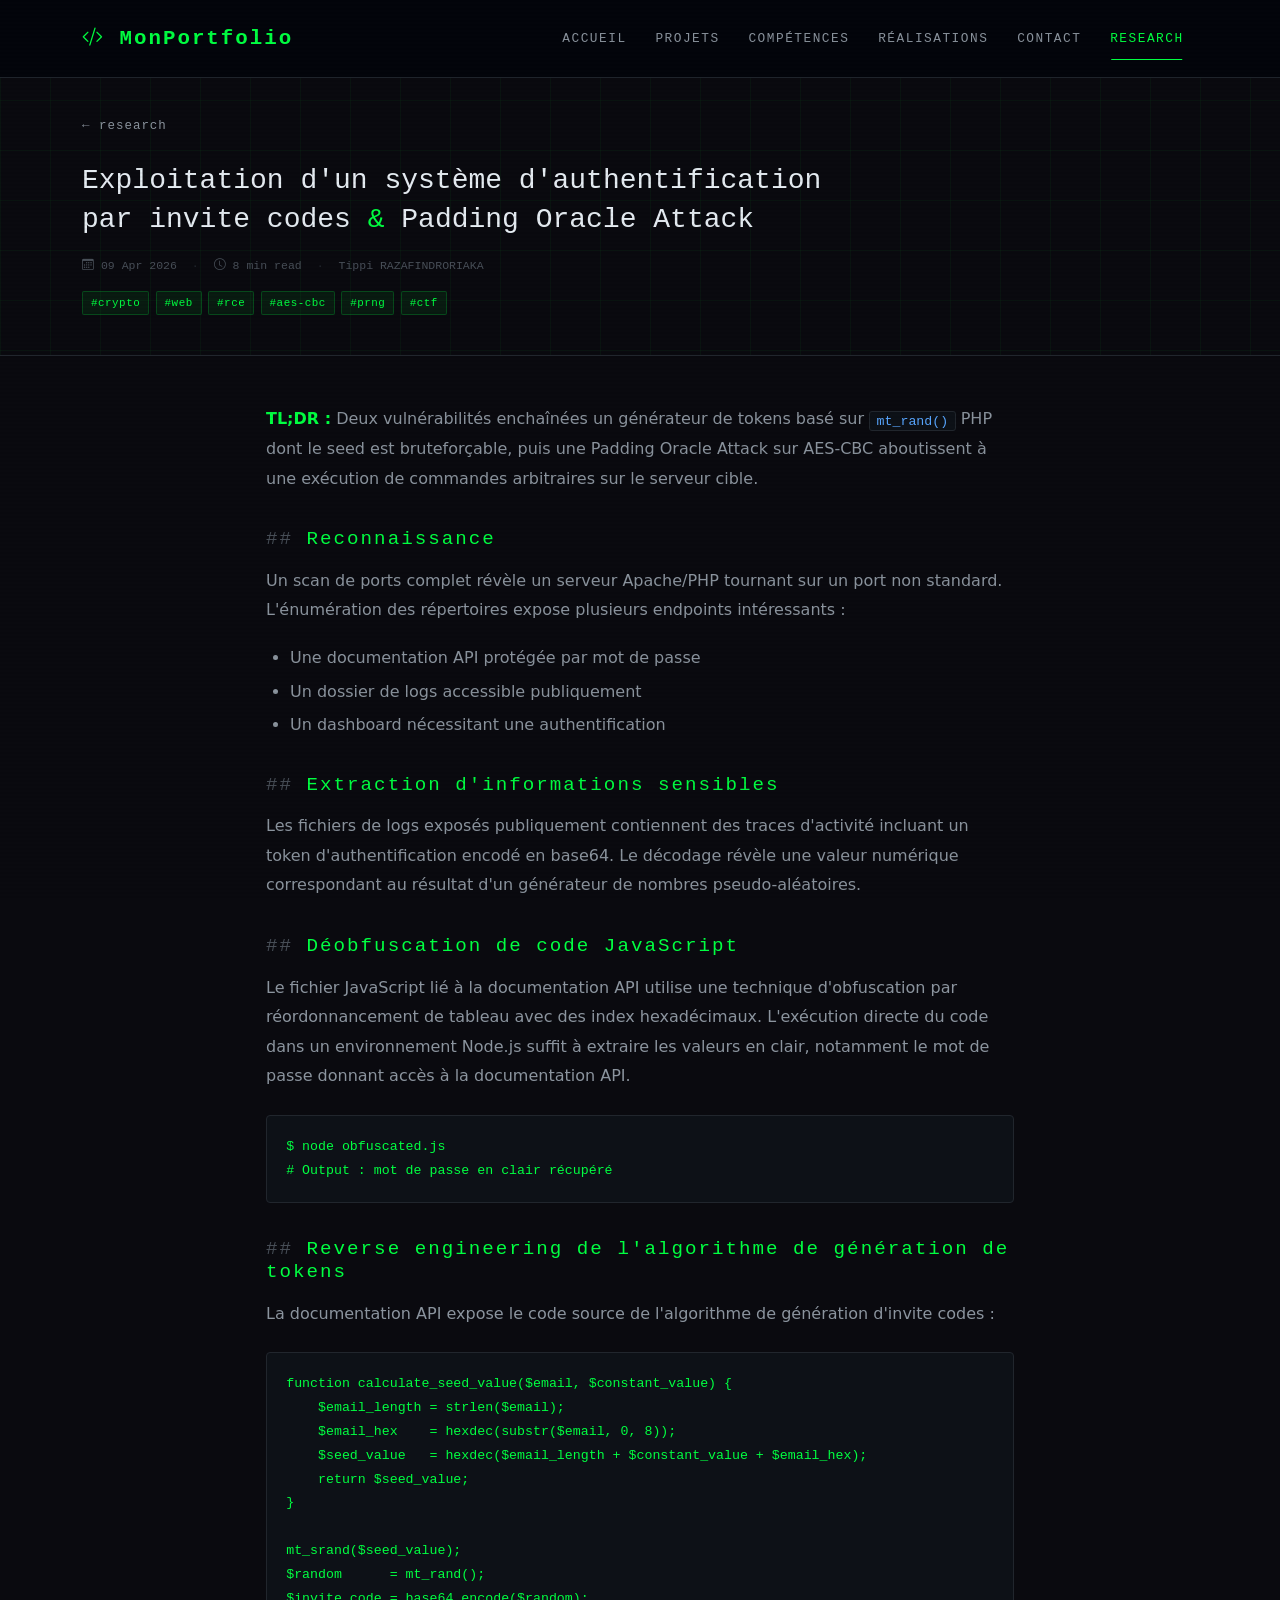
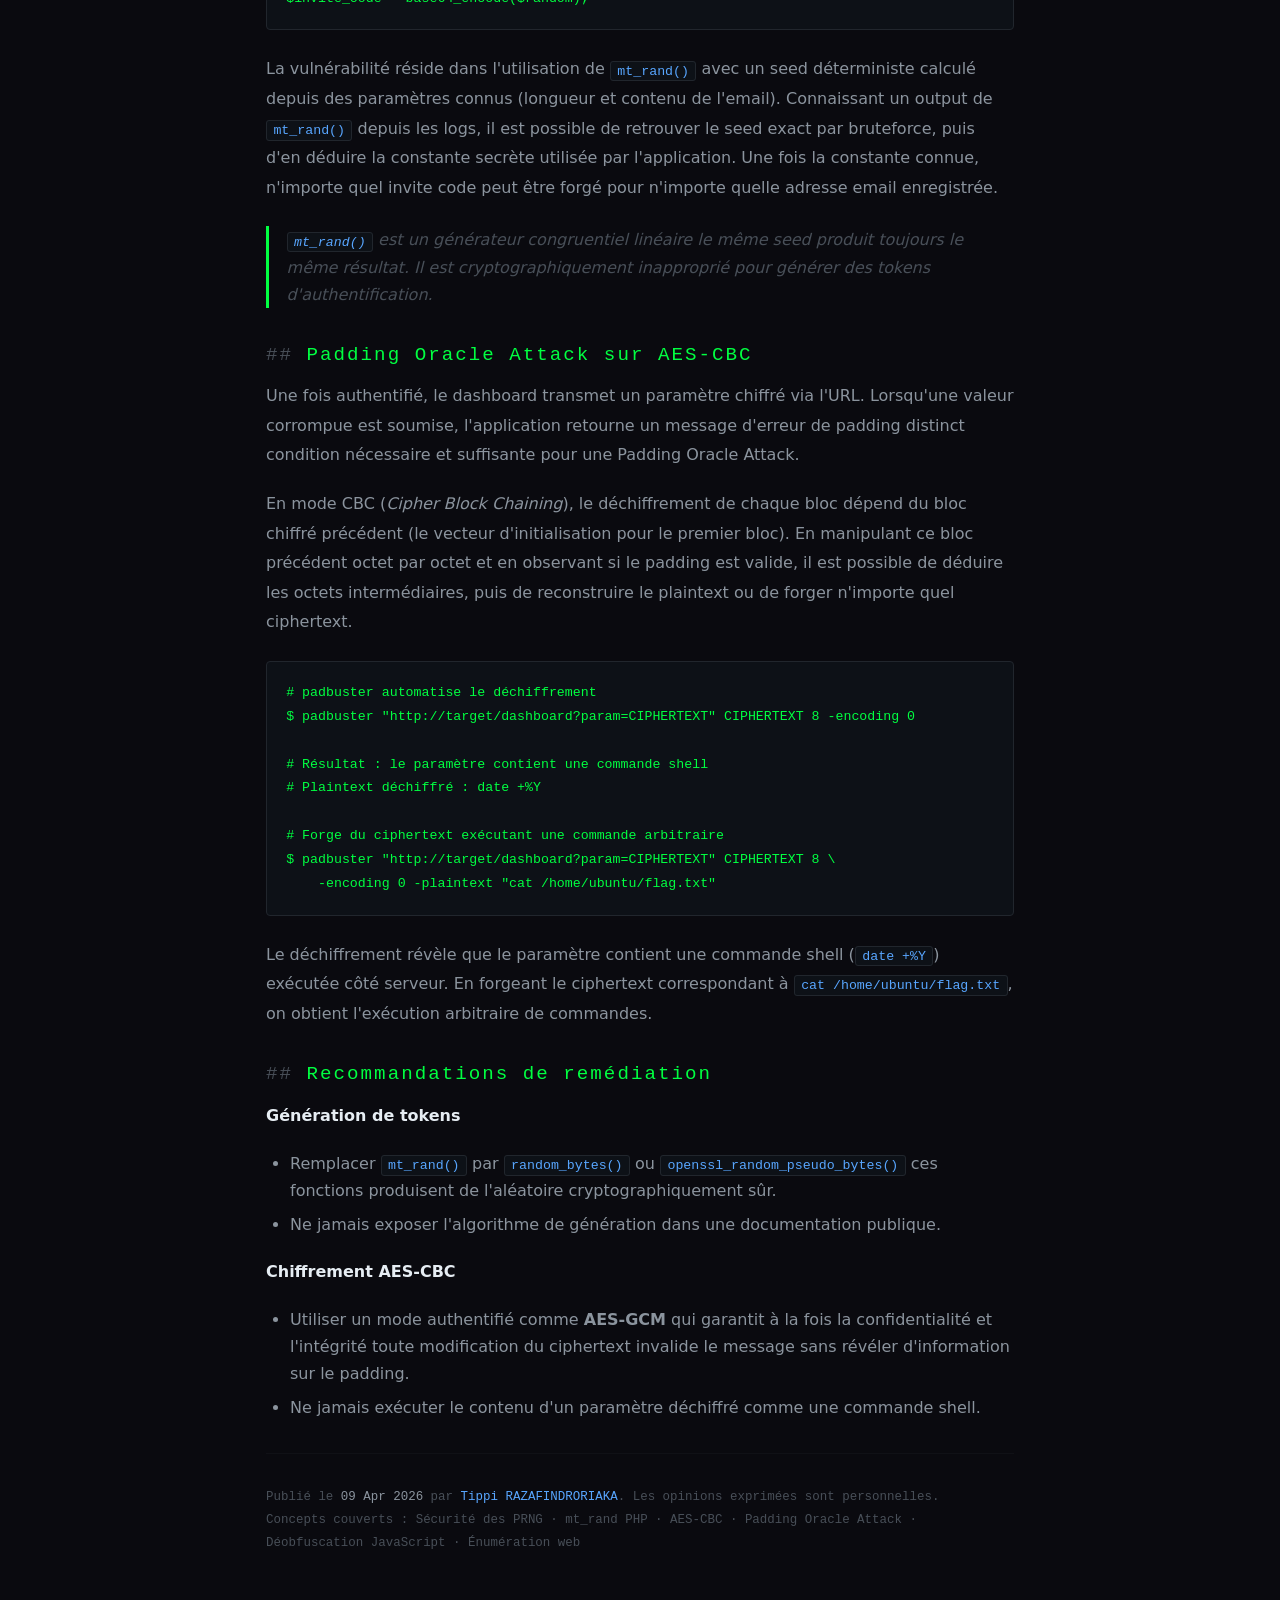
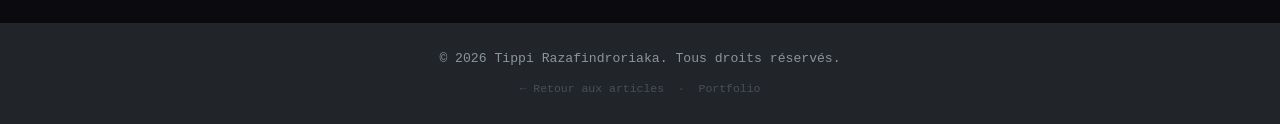
<file: article-placeholder.html>
<!DOCTYPE html>
<html lang="fr">
<head>
    <meta charset="UTF-8">
    <meta name="viewport" content="width=device-width, initial-scale=1.0">
    <meta name="description" content="Exploitation d'un système d'authentification par invite codes et Padding Oracle Attack Tippi RAZAFINDRORIAKA">
    <title>Invite Codes &amp; Padding Oracle Attack Tippi RAZAFINDRORIAKA</title>

    <!-- Bootstrap CSS -->
    <link href="https://cdn.jsdelivr.net/npm/bootstrap@5.3.2/dist/css/bootstrap.min.css" rel="stylesheet">

    <!-- Bootstrap Icons -->
    <link rel="stylesheet" href="https://cdn.jsdelivr.net/npm/bootstrap-icons@1.11.1/font/bootstrap-icons.css">

    <!-- Custom CSS -->
    <link rel="stylesheet" href="css/style.css?v=2">
</head>
<body>

    <!-- Navigation -->
    <nav class="navbar navbar-expand-lg navbar-dark bg-dark fixed-top">
        <div class="container">
            <a class="navbar-brand" href="index.html">
                <i class="bi bi-code-slash"></i> MonPortfolio
            </a>

            <button class="navbar-toggler" type="button" data-bs-toggle="collapse" data-bs-target="#navbarNav">
                <span class="navbar-toggler-icon"></span>
            </button>

            <div class="collapse navbar-collapse" id="navbarNav">
                <ul class="navbar-nav ms-auto">
                    <li class="nav-item">
                        <a class="nav-link" href="index.html#accueil">Accueil</a>
                    </li>
                    <li class="nav-item">
                        <a class="nav-link" href="index.html#projets">Projets</a>
                    </li>
                    <li class="nav-item">
                        <a class="nav-link" href="index.html#competences">Compétences</a>
                    </li>
                    <li class="nav-item">
                        <a class="nav-link" href="index.html#realisations">Réalisations</a>
                    </li>
                    <li class="nav-item">
                        <a class="nav-link" href="index.html#contact">Contact</a>
                    </li>
                    <li class="nav-item">
                        <a class="nav-link active" href="research.html">Research</a>
                    </li>
                </ul>
            </div>
        </div>
    </nav>

    <!-- Article Header -->
    <header class="article-page-header">
        <div class="container">
            <a href="research.html" class="back-link d-inline-block mb-4">research</a>

            <!-- ════════════════════════════════════════════════
                 MODIFIEZ : titre, date, tags, temps de lecture
                 ════════════════════════════════════════════════ -->
            <h1 style="font-family: var(--font-mono); font-size: clamp(1.2rem, 2.8vw, 1.75rem); color: var(--text-primary); line-height: 1.4;">
                Exploitation d'un système d'authentification<br>
                par invite codes <span style="color: var(--accent-green);">&amp;</span> Padding Oracle Attack
            </h1>

            <div class="article-meta mt-3">
                <span><i class="bi bi-calendar3"></i> 09 Apr 2026</span>
                <span class="sep">·</span>
                <span><i class="bi bi-clock"></i> 8 min read</span>
                <span class="sep">·</span>
                <span>Tippi RAZAFINDRORIAKA</span>
            </div>

            <div class="article-tags mt-3">
                <span class="tag">#crypto</span>
                <span class="tag">#web</span>
                <span class="tag">#rce</span>
                <span class="tag">#aes-cbc</span>
                <span class="tag">#prng</span>
                <span class="tag">#ctf</span>
            </div>
        </div>
    </header>

    <!-- Article Body -->
    <main style="background-color: var(--bg-primary);">
        <div class="container">
            <article class="article-content">

                <p>
                    <strong style="color: var(--accent-green);">TL;DR :</strong>
                    Deux vulnérabilités enchaînées un générateur de tokens basé sur <code>mt_rand()</code> PHP
                    dont le seed est bruteforçable, puis une Padding Oracle Attack sur AES-CBC
                    aboutissent à une exécution de commandes arbitraires sur le serveur cible.
                </p>

                <h2>Reconnaissance</h2>
                <p>
                    Un scan de ports complet révèle un serveur Apache/PHP tournant sur un port non standard.
                    L'énumération des répertoires expose plusieurs endpoints intéressants :
                </p>
                <ul>
                    <li>Une documentation API protégée par mot de passe</li>
                    <li>Un dossier de logs accessible publiquement</li>
                    <li>Un dashboard nécessitant une authentification</li>
                </ul>

                <h2>Extraction d'informations sensibles</h2>
                <p>
                    Les fichiers de logs exposés publiquement contiennent des traces d'activité incluant
                    un token d'authentification encodé en base64. Le décodage révèle une valeur numérique
                    correspondant au résultat d'un générateur de nombres pseudo-aléatoires.
                </p>

                <h2>Déobfuscation de code JavaScript</h2>
                <p>
                    Le fichier JavaScript lié à la documentation API utilise une technique d'obfuscation
                    par réordonnancement de tableau avec des index hexadécimaux. L'exécution directe
                    du code dans un environnement Node.js suffit à extraire les valeurs en clair,
                    notamment le mot de passe donnant accès à la documentation API.
                </p>
                <pre><code>$ node obfuscated.js
# Output : mot de passe en clair récupéré</code></pre>

                <h2>Reverse engineering de l'algorithme de génération de tokens</h2>
                <p>
                    La documentation API expose le code source de l'algorithme de génération d'invite codes :
                </p>
                <pre><code class="language-php">function calculate_seed_value($email, $constant_value) {
    $email_length = strlen($email);
    $email_hex    = hexdec(substr($email, 0, 8));
    $seed_value   = hexdec($email_length + $constant_value + $email_hex);
    return $seed_value;
}

mt_srand($seed_value);
$random      = mt_rand();
$invite_code = base64_encode($random);</code></pre>
                <p>
                    La vulnérabilité réside dans l'utilisation de <code>mt_rand()</code> avec un seed déterministe
                    calculé depuis des paramètres connus (longueur et contenu de l'email).
                    Connaissant un output de <code>mt_rand()</code> depuis les logs, il est possible de retrouver
                    le seed exact par bruteforce, puis d'en déduire la constante secrète utilisée par l'application.
                    Une fois la constante connue, n'importe quel invite code peut être forgé pour n'importe quelle
                    adresse email enregistrée.
                </p>
                <blockquote>
                    <code>mt_rand()</code> est un générateur congruentiel linéaire le même seed produit toujours
                    le même résultat. Il est cryptographiquement inapproprié pour générer des tokens d'authentification.
                </blockquote>

                <h2>Padding Oracle Attack sur AES-CBC</h2>
                <p>
                    Une fois authentifié, le dashboard transmet un paramètre chiffré via l'URL. Lorsqu'une valeur
                    corrompue est soumise, l'application retourne un message d'erreur de padding distinct
                    condition nécessaire et suffisante pour une Padding Oracle Attack.
                </p>
                <p>
                    En mode CBC (<em>Cipher Block Chaining</em>), le déchiffrement de chaque bloc dépend du bloc chiffré
                    précédent (le vecteur d'initialisation pour le premier bloc). En manipulant ce bloc précédent
                    octet par octet et en observant si le padding est valide, il est possible de déduire les octets
                    intermédiaires, puis de reconstruire le plaintext ou de forger n'importe quel ciphertext.
                </p>
                <pre><code># padbuster automatise le déchiffrement
$ padbuster "http://target/dashboard?param=CIPHERTEXT" CIPHERTEXT 8 -encoding 0

# Résultat : le paramètre contient une commande shell
# Plaintext déchiffré : date +%Y

# Forge du ciphertext exécutant une commande arbitraire
$ padbuster "http://target/dashboard?param=CIPHERTEXT" CIPHERTEXT 8 \
    -encoding 0 -plaintext "cat /home/ubuntu/flag.txt"</code></pre>
                <p>
                    Le déchiffrement révèle que le paramètre contient une commande shell (<code>date +%Y</code>)
                    exécutée côté serveur. En forgeant le ciphertext correspondant à
                    <code>cat /home/ubuntu/flag.txt</code>, on obtient l'exécution arbitraire de commandes.
                </p>

                <h2>Recommandations de remédiation</h2>
                <p><strong style="color: var(--text-primary);">Génération de tokens</strong></p>
                <ul>
                    <li>
                        Remplacer <code>mt_rand()</code> par <code>random_bytes()</code> ou
                        <code>openssl_random_pseudo_bytes()</code> ces fonctions produisent de l'aléatoire
                        cryptographiquement sûr.
                    </li>
                    <li>Ne jamais exposer l'algorithme de génération dans une documentation publique.</li>
                </ul>
                <p><strong style="color: var(--text-primary);">Chiffrement AES-CBC</strong></p>
                <ul>
                    <li>
                        Utiliser un mode authentifié comme <strong>AES-GCM</strong> qui garantit à la fois la
                        confidentialité et l'intégrité toute modification du ciphertext invalide le message
                        sans révéler d'information sur le padding.
                    </li>
                    <li>Ne jamais exécuter le contenu d'un paramètre déchiffré comme une commande shell.</li>
                </ul>

                <hr>

                <p style="font-family: var(--font-mono); font-size: 0.78rem; color: var(--text-muted);">
                    Publié le <span style="color: var(--text-secondary);">09 Apr 2026</span>
                    par <a href="index.html">Tippi RAZAFINDRORIAKA</a>.
                    Les opinions exprimées sont personnelles.<br>
                    <span style="color: var(--text-muted);">Concepts couverts :</span>
                    Sécurité des PRNG · mt_rand PHP · AES-CBC · Padding Oracle Attack ·
                    Déobfuscation JavaScript · Énumération web
                </p>

            </article>
        </div>
    </main>

    <!-- Footer -->
    <footer class="bg-dark text-white py-4">
        <div class="container text-center">
            <p class="mb-2">&copy; 2026 Tippi Razafindroriaka. Tous droits réservés.</p>
            <p class="mb-0">
                <small>
                    <a href="research.html" style="color: var(--text-muted); text-decoration: none;">← Retour aux articles</a>
                    &nbsp;·&nbsp;
                    <a href="index.html" style="color: var(--text-muted); text-decoration: none;">Portfolio</a>
                </small>
            </p>
        </div>
    </footer>

    <!-- Bootstrap JS -->
    <script src="https://cdn.jsdelivr.net/npm/bootstrap@5.3.2/dist/js/bootstrap.bundle.min.js"></script>

    <script>
        const navbar = document.querySelector('.navbar');
        window.addEventListener('scroll', () => {
            navbar.style.boxShadow = window.pageYOffset > 50
                ? '0 4px 20px rgba(0,0,0,0.5)'
                : 'none';
        });
    </script>
</body>
</html>
</file>
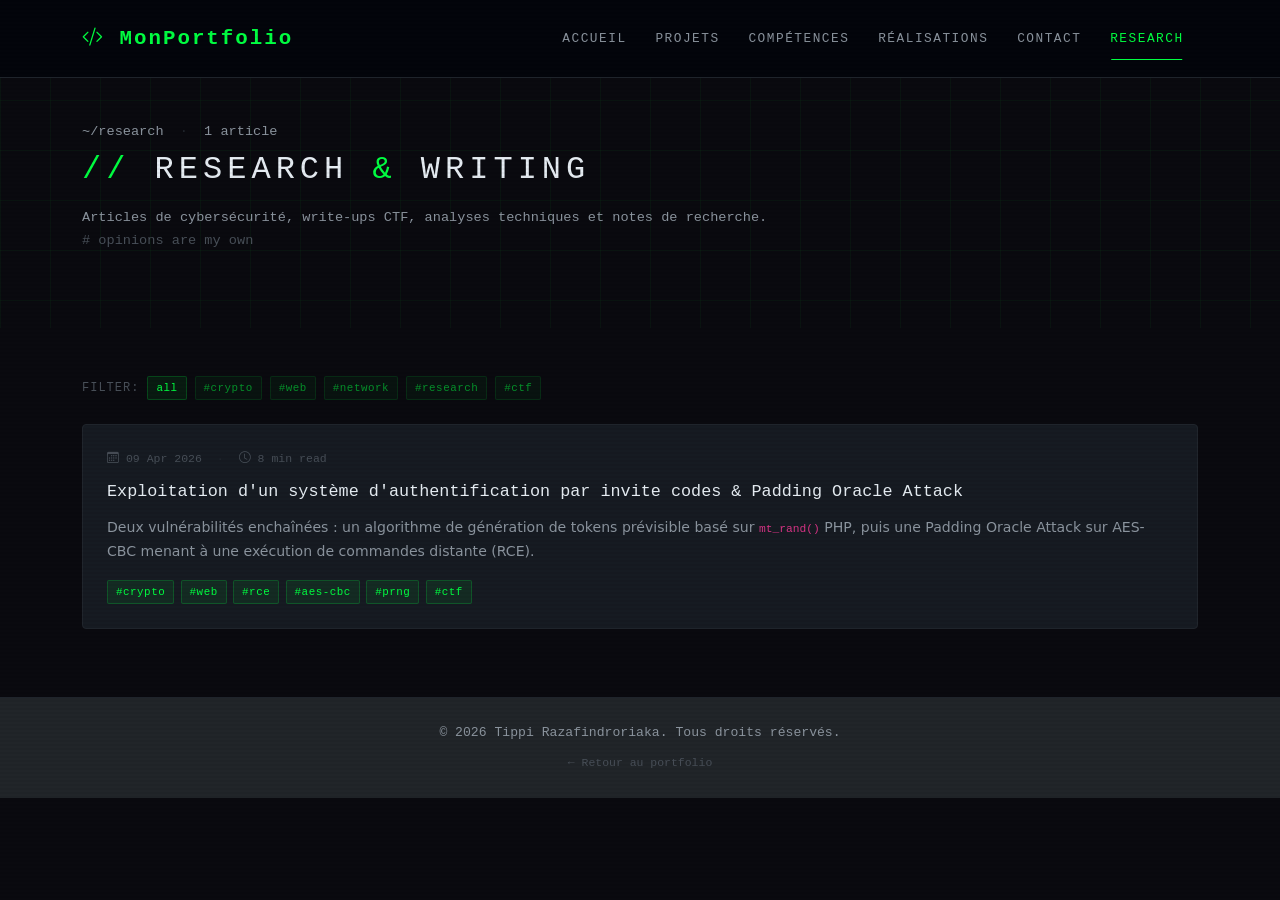
<file: research.html>
<!DOCTYPE html>
<html lang="fr">
<head>
    <meta charset="UTF-8">
    <meta name="viewport" content="width=device-width, initial-scale=1.0">
    <meta name="description" content="Research & Writing — Tippi RAZAFINDRORIAKA. Articles de cybersécurité, recherches et write-ups.">
    <title>Research — Tippi RAZAFINDRORIAKA</title>

    <!-- Bootstrap CSS -->
    <link href="https://cdn.jsdelivr.net/npm/bootstrap@5.3.2/dist/css/bootstrap.min.css" rel="stylesheet">

    <!-- Bootstrap Icons -->
    <link rel="stylesheet" href="https://cdn.jsdelivr.net/npm/bootstrap-icons@1.11.1/font/bootstrap-icons.css">

    <!-- Custom CSS -->
    <link rel="stylesheet" href="css/style.css?v=2">
</head>
<body>

    <!-- Navigation -->
    <nav class="navbar navbar-expand-lg navbar-dark bg-dark fixed-top">
        <div class="container">
            <a class="navbar-brand" href="index.html">
                <i class="bi bi-code-slash"></i> MonPortfolio
            </a>

            <button class="navbar-toggler" type="button" data-bs-toggle="collapse" data-bs-target="#navbarNav">
                <span class="navbar-toggler-icon"></span>
            </button>

            <div class="collapse navbar-collapse" id="navbarNav">
                <ul class="navbar-nav ms-auto">
                    <li class="nav-item">
                        <a class="nav-link" href="index.html#accueil">Accueil</a>
                    </li>
                    <li class="nav-item">
                        <a class="nav-link" href="index.html#projets">Projets</a>
                    </li>
                    <li class="nav-item">
                        <a class="nav-link" href="index.html#competences">Compétences</a>
                    </li>
                    <li class="nav-item">
                        <a class="nav-link" href="index.html#realisations">Réalisations</a>
                    </li>
                    <li class="nav-item">
                        <a class="nav-link" href="index.html#contact">Contact</a>
                    </li>
                    <li class="nav-item">
                        <a class="nav-link active" href="research.html">Research</a>
                    </li>
                </ul>
            </div>
        </div>
    </nav>

    <!-- Research Header -->
    <header class="research-header">
        <div class="container">
            <p class="article-meta mb-2">
                <span>~/research</span>
                <span class="sep">·</span>
                <span id="article-count">1 article</span>
            </p>
            <h1>
                <span class="hl">//</span> Research <span class="hl">&amp;</span> Writing
            </h1>
            <p class="mt-3">
                Articles de cybersécurité, write-ups CTF, analyses techniques et notes de recherche.<br>
                <span style="color: var(--text-muted);"># opinions are my own</span>
            </p>
        </div>
    </header>

    <!-- Article List -->
    <main class="py-5" style="background-color: var(--bg-primary);">
        <div class="container">

            <!-- Filter tags -->
            <div class="mb-4 d-flex flex-wrap gap-2 align-items-center">
                <span style="font-family: var(--font-mono); font-size: 0.75rem; color: var(--text-muted); text-transform: uppercase; letter-spacing: 1px;">Filter:</span>
                <span class="tag" style="cursor:pointer;">all</span>
                <span class="tag" style="cursor:pointer; opacity:0.55;">#crypto</span>
                <span class="tag" style="cursor:pointer; opacity:0.55;">#web</span>
                <span class="tag" style="cursor:pointer; opacity:0.55;">#network</span>
                <span class="tag" style="cursor:pointer; opacity:0.55;">#research</span>
                <span class="tag" style="cursor:pointer; opacity:0.55;">#ctf</span>
            </div>

            <!-- ─── ARTICLES ──────────────────────────────────────── -->

            <a href="article-placeholder.html" class="article-card">
                <div class="article-meta">
                    <span><i class="bi bi-calendar3"></i> 09 Apr 2026</span>
                    <span class="sep">·</span>
                    <span><i class="bi bi-clock"></i> 8 min read</span>
                </div>
                <div class="article-title">
                    Exploitation d'un système d'authentification par invite codes &amp; Padding Oracle Attack
                </div>
                <div class="article-description">
                    Deux vulnérabilités enchaînées : un algorithme de génération de tokens prévisible basé sur
                    <code style="font-size:0.8em;">mt_rand()</code> PHP, puis une Padding Oracle Attack sur
                    AES-CBC menant à une exécution de commandes distante (RCE).
                </div>
                <div class="article-tags">
                    <span class="tag">#crypto</span>
                    <span class="tag">#web</span>
                    <span class="tag">#rce</span>
                    <span class="tag">#aes-cbc</span>
                    <span class="tag">#prng</span>
                    <span class="tag">#ctf</span>
                </div>
            </a>

            <!-- ─── FIN ARTICLES ──────────────────────────────────── -->

            <!-- Empty state (hidden when articles exist) -->
            <div class="text-center py-5" id="empty-state" style="display:none !important;">
                <p style="font-family: var(--font-mono); color: var(--text-muted); font-size: 0.85rem;">
                    <span style="color: var(--accent-green);">$</span> ls ./articles/<br>
                    <span style="color: var(--text-muted);">total 0</span>
                </p>
                <p style="color: var(--text-muted); font-size: 0.85rem; margin-top: 1rem;">Aucun article pour l'instant. Revenez bientôt.</p>
            </div>

        </div>
    </main>

    <!-- Footer -->
    <footer class="bg-dark text-white py-4">
        <div class="container text-center">
            <p class="mb-2">&copy; 2026 Tippi Razafindroriaka. Tous droits réservés.</p>
            <p class="mb-0">
                <small>
                    <a href="index.html" style="color: var(--text-muted); text-decoration: none;">← Retour au portfolio</a>
                </small>
            </p>
        </div>
    </footer>

    <!-- Bootstrap JS -->
    <script src="https://cdn.jsdelivr.net/npm/bootstrap@5.3.2/dist/js/bootstrap.bundle.min.js"></script>

    <script>
        // Navbar scroll effect
        const navbar = document.querySelector('.navbar');
        window.addEventListener('scroll', () => {
            navbar.style.boxShadow = window.pageYOffset > 50
                ? '0 4px 20px rgba(0,0,0,0.5)'
                : 'none';
        });

        // Mobile menu close on link click
        document.querySelectorAll('.nav-link').forEach(link => {
            link.addEventListener('click', () => {
                const collapse = document.querySelector('.navbar-collapse');
                if (collapse.classList.contains('show')) {
                    new bootstrap.Collapse(collapse).hide();
                }
            });
        });
    </script>
</body>
</html>
</file>
<file: css/style.css>
/* =============================================================
   Portfolio - Tippi RAZAFINDRORIAKA
   Theme : Security Researcher / Terminal / Cybersecurity
   ============================================================= */

:root {
    --bg-primary:       #0a0a0f;
    --bg-secondary:     #0d1117;
    --bg-card:          #161b22;
    --bg-card-hover:    #1c2128;
    --accent-green:     #00ff41;
    --accent-green-dim: #00cc33;
    --accent-blue:      #58a6ff;
    --accent-red:       #f85149;
    --text-primary:     #e6edf3;
    --text-secondary:   #8b949e;
    --text-muted:       #484f58;
    --border-color:     #21262d;
    --border-accent:    rgba(0, 255, 65, 0.25);
    --font-mono:        'Courier New', Consolas, 'Fira Code', monospace;
    --font-body:        'Segoe UI', system-ui, -apple-system, sans-serif;
    --transition:       all 0.3s ease;
}

/* ── Reset & Base ──────────────────────────────────────────── */
* { margin: 0; padding: 0; box-sizing: border-box; }

html { scroll-behavior: smooth; }

body {
    font-family: var(--font-body);
    background-color: var(--bg-primary);
    color: var(--text-primary);
    line-height: 1.7;
}

/* Scanline overlay — subtle CRT effect */
body::after {
    content: '';
    position: fixed;
    inset: 0;
    background: repeating-linear-gradient(
        0deg,
        transparent,
        transparent 2px,
        rgba(0, 0, 0, 0.04) 2px,
        rgba(0, 0, 0, 0.04) 4px
    );
    pointer-events: none;
    z-index: 9999;
}

/* ── Typography ────────────────────────────────────────────── */
h1, h2, h3, h4, h5, h6 {
    font-family: var(--font-mono);
    color: var(--text-primary);
}

/* Bootstrap utility overrides */
.text-dark  { color: var(--accent-green) !important; }
.text-muted { color: var(--text-secondary) !important; }
.bg-light   { background-color: var(--bg-secondary) !important; }

/* ── Navigation ────────────────────────────────────────────── */
.navbar {
    padding: 1rem 0;
    background-color: rgba(4, 6, 12, 0.95) !important;
    border-bottom: 1px solid var(--border-color);
    backdrop-filter: blur(12px);
    transition: var(--transition);
}

.navbar-brand {
    font-family: var(--font-mono);
    font-weight: bold;
    font-size: 1.3rem;
    color: var(--accent-green) !important;
    letter-spacing: 2px;
    transition: var(--transition);
}

.navbar-brand:hover {
    text-shadow: 0 0 14px var(--accent-green);
}

.nav-link {
    font-family: var(--font-mono);
    font-size: 0.8rem;
    font-weight: 500;
    letter-spacing: 1.5px;
    color: var(--text-secondary) !important;
    margin: 0 0.4rem;
    text-transform: uppercase;
    transition: var(--transition);
    position: relative;
}

.nav-link:hover,
.nav-link.active {
    color: var(--accent-green) !important;
}

.nav-link::after {
    content: '';
    position: absolute;
    width: 0;
    height: 1px;
    bottom: -2px;
    left: 50%;
    background-color: var(--accent-green);
    transition: var(--transition);
    transform: translateX(-50%);
}

.nav-link:hover::after,
.nav-link.active::after {
    width: 80%;
}

.navbar-toggler {
    border-color: var(--border-accent);
}
.navbar-toggler-icon {
    filter: brightness(0) saturate(100%) invert(55%) sepia(90%)
            saturate(500%) hue-rotate(88deg) brightness(115%);
}

/* ── Hero Section ──────────────────────────────────────────── */
.hero-section {
    background-color: var(--bg-primary);
    color: var(--text-primary);
    padding-top: 80px;
    position: relative;
    overflow: hidden;
    min-height: 100vh;
}

/* Remove old wave SVG */
.hero-section::before { display: none; }

/* Animated grid background */
.hero-section::after {
    content: '';
    position: absolute;
    inset: 0;
    background-image:
        linear-gradient(rgba(0, 255, 65, 0.04) 1px, transparent 1px),
        linear-gradient(90deg, rgba(0, 255, 65, 0.04) 1px, transparent 1px);
    background-size: 50px 50px;
    pointer-events: none;
    z-index: 0;
}

.hero-section .container {
    position: relative;
    z-index: 2;
}

/* Canvas for particle network */
#particles-canvas {
    position: absolute;
    top: 0; left: 0;
    width: 100%; height: 100%;
    z-index: 1;
    pointer-events: none;
}

/* ── Glitch Effect ─────────────────────────────────────────── */
.glitch {
    position: relative;
    display: inline-block;
}

.glitch::before,
.glitch::after {
    content: attr(data-text);
    position: absolute;
    inset: 0;
    clip-path: polygon(0 0, 100% 0, 100% 35%, 0 35%);
}

.glitch::before {
    animation: glitch-top 4s infinite linear;
    color: var(--accent-green);
    left: -2px;
    text-shadow: -2px 0 var(--accent-blue);
}

.glitch::after {
    animation: glitch-bottom 4s infinite linear;
    color: var(--accent-blue);
    left: 2px;
    clip-path: polygon(0 65%, 100% 65%, 100% 100%, 0 100%);
    text-shadow: -2px 0 var(--accent-green);
}

@keyframes glitch-top {
    0%, 92%, 100% { transform: translate(0); opacity: 0; }
    93% { transform: translate(-3px, -1px); opacity: 0.8; }
    95% { transform: translate(3px, 1px);  opacity: 0.8; }
    97% { transform: translate(-1px, 0);   opacity: 0.5; }
}

@keyframes glitch-bottom {
    0%, 89%, 100% { transform: translate(0); opacity: 0; }
    90% { transform: translate(3px,  2px);  opacity: 0.7; }
    92% { transform: translate(-3px, -2px); opacity: 0.7; }
    94% { transform: translate(2px,  1px);  opacity: 0.4; }
}

/* Terminal cursor blink */
.terminal-cursor {
    display: inline-block;
    width: 10px;
    height: 1.1em;
    background: var(--accent-green);
    vertical-align: text-bottom;
    margin-left: 2px;
    animation: blink 1s step-end infinite;
}

@keyframes blink {
    0%, 100% { opacity: 1; }
    50%       { opacity: 0; }
}

/* Terminal command lead block */
.terminal-lead {
    font-family: var(--font-mono);
    font-size: 0.95rem;
    color: var(--accent-green);
    background: rgba(0, 255, 65, 0.05);
    border: 1px solid var(--border-accent);
    border-radius: 4px;
    padding: 0.7rem 1.1rem;
    margin-bottom: 1.5rem;
    display: inline-block;
}

.terminal-lead .prompt {
    color: var(--text-muted);
    user-select: none;
    margin-right: 0.5rem;
}

.hero-section .display-3 {
    font-family: var(--font-mono);
    font-size: clamp(1.6rem, 4vw, 2.6rem);
    line-height: 1.3;
}

.hero-section .lead {
    color: var(--text-secondary);
    font-size: 1rem;
}

.hero-section p.mb-4 {
    color: var(--text-secondary);
    font-size: 0.95rem;
}

/* ── Profile Image ─────────────────────────────────────────── */
.profile-image-container {
    position: relative;
    display: inline-block;
}

.profile-image {
    width: 280px;
    height: 280px;
    object-fit: cover;
    border: 2px solid var(--accent-green);
    border-radius: 50%;
    filter: grayscale(20%) contrast(1.05);
    transition: var(--transition);
    box-shadow: 0 0 30px rgba(0, 255, 65, 0.15);
}

.profile-image:hover {
    box-shadow: 0 0 50px rgba(0, 255, 65, 0.35);
    transform: scale(1.03);
    filter: grayscale(0%) contrast(1.1);
}

/* Pulsing ring around photo */
.profile-image-container::before {
    content: '';
    position: absolute;
    width: 310px;
    height: 310px;
    border: 1px solid rgba(0, 255, 65, 0.25);
    border-radius: 50%;
    top: 50%;
    left: 50%;
    transform: translate(-50%, -50%);
    animation: pulse 2.5s ease-in-out infinite;
}

@keyframes pulse {
    0%, 100% { transform: translate(-50%, -50%) scale(1);    opacity: 0.5; }
    50%       { transform: translate(-50%, -50%) scale(1.08); opacity: 0.1; }
}

/* ── Sections ──────────────────────────────────────────────── */
section { padding: 80px 0; }

section h2 {
    font-family: var(--font-mono);
    font-size: 1.5rem;
    font-weight: 700;
    letter-spacing: 4px;
    text-transform: uppercase;
    color: var(--text-primary);
    position: relative;
    padding-bottom: 14px;
    margin-bottom: 3rem !important;
}

section h2::after {
    content: '';
    position: absolute;
    width: 50px;
    height: 2px;
    background: var(--accent-green);
    bottom: 0;
    left: 50%;
    transform: translateX(-50%);
    box-shadow: 0 0 10px rgba(0, 255, 65, 0.6);
}

/* ── Buttons ───────────────────────────────────────────────── */
.btn-primary {
    background-color: transparent !important;
    border: 1px solid var(--accent-green) !important;
    color: var(--accent-green) !important;
    font-family: var(--font-mono);
    letter-spacing: 1.5px;
    font-size: 0.8rem;
    text-transform: uppercase;
    transition: var(--transition);
}
.btn-primary:hover {
    background-color: var(--accent-green) !important;
    color: var(--bg-primary) !important;
    box-shadow: 0 0 20px rgba(0, 255, 65, 0.35);
}

.btn-outline-light {
    border: 1px solid var(--text-muted) !important;
    color: var(--text-secondary) !important;
    font-family: var(--font-mono);
    letter-spacing: 1.5px;
    font-size: 0.8rem;
    text-transform: uppercase;
    background: transparent !important;
    transition: var(--transition);
}
.btn-outline-light:hover {
    background-color: var(--text-secondary) !important;
    color: var(--bg-primary) !important;
}

.btn-outline-primary {
    border: 1px solid var(--accent-green) !important;
    color: var(--accent-green) !important;
    background: transparent !important;
    font-family: var(--font-mono);
    font-size: 0.78rem;
    transition: var(--transition);
}
.btn-outline-primary:hover {
    background-color: var(--accent-green) !important;
    color: var(--bg-primary) !important;
}

.btn-dark {
    background-color: var(--bg-card) !important;
    border: 1px solid var(--border-color) !important;
    color: var(--text-primary) !important;
    font-family: var(--font-mono);
    transition: var(--transition);
}
.btn-dark:hover {
    border-color: var(--accent-green) !important;
    color: var(--accent-green) !important;
}

.btn-primary:focus,
.btn-outline-primary:focus,
.btn-dark:focus,
.btn-outline-light:focus {
    outline: 2px solid var(--accent-green);
    outline-offset: 2px;
    box-shadow: none !important;
}

/* ── Cards ─────────────────────────────────────────────────── */
.card {
    background-color: var(--bg-card) !important;
    border: 1px solid var(--border-color) !important;
    color: var(--text-primary) !important;
    transition: var(--transition);
}
.card:hover { transform: none; }
.card-title { color: var(--text-primary) !important; }
.card-text  { color: var(--text-secondary) !important; }

/* ── Project cards ─────────────────────────────────────────── */
.project-card {
    transition: transform 0.3s ease, box-shadow 0.3s ease, border-color 0.3s ease;
    border: 1px solid var(--border-color) !important;
    overflow: hidden;
}
.project-card:hover {
    transform: translateY(-6px);
    border-color: var(--border-accent) !important;
    box-shadow: 0 8px 30px rgba(0, 255, 65, 0.08) !important;
}

.carousel-inner img {
    height: 220px;
    object-fit: cover;
    filter: brightness(0.8) saturate(0.6);
    transition: filter 0.3s ease;
}
.project-card:hover .carousel-inner img {
    filter: brightness(0.95) saturate(1);
}

.carousel-item { transition: transform 0.6s ease-in-out; }
.carousel-fade .carousel-item       { opacity: 0; transition: opacity 0.6s ease-in-out; }
.carousel-fade .carousel-item.active{ opacity: 1; }

/* ── Badges ────────────────────────────────────────────────── */
.badge {
    font-family: var(--font-mono) !important;
    font-size: 0.68rem !important;
    letter-spacing: 0.5px;
    padding: 0.35rem 0.65rem !important;
}
.badge.bg-primary   { background-color: rgba(88, 166, 255, 0.15) !important; border: 1px solid rgba(88, 166, 255, 0.3); color: var(--accent-blue) !important; }
.badge.bg-secondary { background-color: var(--bg-secondary) !important; border: 1px solid var(--border-color); color: var(--text-secondary) !important; }
.badge.bg-success   { background-color: rgba(0, 255, 65, 0.12) !important;  border: 1px solid rgba(0, 255, 65, 0.3); color: var(--accent-green) !important; }
.badge.bg-warning   { background-color: rgba(210, 153, 34, 0.12) !important; border: 1px solid rgba(210, 153, 34, 0.3); color: #d29922 !important; }
.badge.bg-danger    { background-color: rgba(248, 81, 73, 0.12) !important;  border: 1px solid rgba(248, 81, 73, 0.3); color: var(--accent-red) !important; }
.badge.bg-info      { background-color: rgba(88, 166, 255, 0.1) !important;  border: 1px solid rgba(88, 166, 255, 0.2); color: var(--accent-blue) !important; }
.badge.bg-dark      { background-color: var(--bg-secondary) !important; border: 1px solid var(--border-color); color: var(--text-primary) !important; }
.badge.bg-light     { background-color: var(--bg-card) !important; color: var(--text-primary) !important; }

/* ── Progress bars ─────────────────────────────────────────── */
.progress {
    background-color: var(--bg-secondary) !important;
    border: 1px solid var(--border-color);
    height: 5px !important;
    border-radius: 2px;
}
.progress-bar {
    background-color: var(--accent-green) !important;
    box-shadow: 0 0 6px rgba(0, 255, 65, 0.5);
}
.progress-bar.bg-warning { background-color: #d29922 !important; box-shadow: 0 0 6px rgba(210,153,34,0.4); }
.progress-bar.bg-info    { background-color: var(--accent-blue) !important; box-shadow: 0 0 6px rgba(88,166,255,0.4); }
.progress-bar.bg-primary { background-color: var(--accent-blue) !important; }
.progress-bar.bg-success { background-color: var(--accent-green) !important; }
.progress-bar.bg-danger  { background-color: var(--accent-red) !important; }

/* ── Alerts (Réalisations) ─────────────────────────────────── */
.alert {
    border-left: 3px solid;
    border-radius: 4px;
    background-color: transparent;
}
.alert-success {
    border-left-color: var(--accent-green) !important;
    background-color: rgba(0, 255, 65, 0.05) !important;
    border-color: var(--border-accent) !important;
    color: var(--text-primary) !important;
}
.alert-success .alert-heading { color: var(--accent-green) !important; font-family: var(--font-mono); }
.alert-success hr { border-color: var(--border-accent) !important; }
.alert-success p  { color: var(--text-secondary) !important; }
.alert-info {
    border-left-color: var(--accent-blue) !important;
    background-color: rgba(88, 166, 255, 0.05) !important;
    border-color: rgba(88, 166, 255, 0.2) !important;
    color: var(--text-primary) !important;
}
.border-primary { border-color: var(--border-accent) !important; }

/* ── Contact section ───────────────────────────────────────── */
#contact .card { border-radius: 4px; }

.social-links a {
    transition: var(--transition);
    text-decoration: none;
}
.social-links a:hover {
    transform: translateY(-3px);
    box-shadow: 0 6px 20px rgba(0, 255, 65, 0.15);
}

.form-label {
    font-family: var(--font-mono);
    font-size: 0.75rem;
    text-transform: uppercase;
    letter-spacing: 1px;
    color: var(--text-muted);
}

.form-control {
    background-color: var(--bg-secondary) !important;
    border: 1px solid var(--border-color) !important;
    color: var(--text-primary) !important;
    font-family: var(--font-mono);
    border-radius: 3px;
    padding: 0.65rem 0.85rem;
    transition: var(--transition);
}
.form-control:focus {
    border-color: var(--accent-green) !important;
    box-shadow: 0 0 0 2px rgba(0, 255, 65, 0.12) !important;
    background-color: var(--bg-card) !important;
}
.form-control::placeholder { color: var(--text-muted) !important; }
textarea.form-control { resize: vertical; }

/* ── Footer ────────────────────────────────────────────────── */
footer {
    background-color: var(--bg-secondary) !important;
    border-top: 1px solid var(--border-color);
    color: var(--text-secondary) !important;
    font-family: var(--font-mono);
    font-size: 0.82rem;
}
footer p     { color: var(--text-secondary) !important; }
footer small { color: var(--text-muted) !important; }

/* ── Entry animations ──────────────────────────────────────── */
@keyframes fadeInUp {
    from { opacity: 0; transform: translateY(20px); }
    to   { opacity: 1; transform: translateY(0); }
}
.fade-in-up { animation: fadeInUp 0.5s ease-out; }

/* ── Research / Blog pages ─────────────────────────────────── */
.research-header {
    padding: 120px 0 60px;
    background-color: var(--bg-primary);
    position: relative;
    overflow: hidden;
}
.research-header::after {
    content: '';
    position: absolute;
    inset: 0;
    background-image:
        linear-gradient(rgba(0, 255, 65, 0.04) 1px, transparent 1px),
        linear-gradient(90deg, rgba(0, 255, 65, 0.04) 1px, transparent 1px);
    background-size: 50px 50px;
    pointer-events: none;
    z-index: 0;
}
.research-header .container { position: relative; z-index: 1; }
.research-header h1 {
    font-family: var(--font-mono);
    font-size: clamp(1.4rem, 3vw, 2rem);
    letter-spacing: 5px;
    text-transform: uppercase;
    color: var(--text-primary);
}
.research-header h1 .hl { color: var(--accent-green); }
.research-header p {
    font-family: var(--font-mono);
    color: var(--text-secondary);
    font-size: 0.85rem;
}

/* Article list card */
.article-card {
    display: block;
    background-color: var(--bg-card);
    border: 1px solid var(--border-color);
    border-radius: 4px;
    padding: 1.5rem;
    transition: var(--transition);
    position: relative;
    overflow: hidden;
    text-decoration: none;
    color: inherit;
    margin-bottom: 1.2rem;
}
.article-card::before {
    content: '';
    position: absolute;
    left: 0; top: 0; bottom: 0;
    width: 3px;
    background: var(--accent-green);
    transform: scaleY(0);
    transform-origin: bottom;
    transition: transform 0.3s ease;
}
.article-card:hover {
    border-color: var(--border-accent);
    background-color: var(--bg-card-hover);
    color: inherit;
}
.article-card:hover::before { transform: scaleY(1); }

.article-meta {
    font-family: var(--font-mono);
    font-size: 0.72rem;
    color: var(--text-muted);
    margin-bottom: 0.6rem;
}
.article-meta .sep { margin: 0 0.5rem; color: var(--border-color); }

.article-title {
    font-family: var(--font-mono);
    font-size: 1.05rem;
    color: var(--text-primary);
    margin-bottom: 0.6rem;
    transition: color 0.2s;
}
.article-card:hover .article-title { color: var(--accent-green); }
.article-description { color: var(--text-secondary); font-size: 0.88rem; margin-bottom: 1rem; }
.article-tags { display: flex; flex-wrap: wrap; gap: 0.4rem; }
.tag {
    font-family: var(--font-mono);
    font-size: 0.68rem;
    color: var(--accent-green);
    background: rgba(0, 255, 65, 0.07);
    border: 1px solid rgba(0, 255, 65, 0.2);
    border-radius: 2px;
    padding: 0.12rem 0.5rem;
    letter-spacing: 0.5px;
}

/* Article reading page */
.article-page-header {
    padding: 110px 0 40px;
    background: var(--bg-primary);
    border-bottom: 1px solid var(--border-color);
    position: relative;
}
.article-page-header::after {
    content: '';
    position: absolute;
    inset: 0;
    background-image:
        linear-gradient(rgba(0, 255, 65, 0.04) 1px, transparent 1px),
        linear-gradient(90deg, rgba(0, 255, 65, 0.04) 1px, transparent 1px);
    background-size: 50px 50px;
    pointer-events: none;
}
.article-page-header .container { position: relative; z-index: 1; }

.article-content {
    max-width: 780px;
    margin: 0 auto;
    padding: 3rem 1rem;
}
.article-content p           { color: var(--text-secondary); margin-bottom: 1.2rem; line-height: 1.85; }
.article-content h2          { font-size: 1.2rem; color: var(--accent-green); margin: 2.2rem 0 0.9rem; letter-spacing: 2px; }
.article-content h2::before  { content: '## '; color: var(--text-muted); }
.article-content h2::after   { display: none; }
.article-content h3          { font-size: 1rem; color: var(--text-primary); margin: 1.5rem 0 0.6rem; }
.article-content h3::before  { content: '### '; color: var(--text-muted); }
.article-content h3::after   { display: none; }
.article-content code        { font-family: var(--font-mono); background: var(--bg-secondary); border: 1px solid var(--border-color); padding: 0.12rem 0.4rem; border-radius: 3px; color: var(--accent-blue); font-size: 0.83em; }
.article-content pre         { background: var(--bg-secondary); border: 1px solid var(--border-color); border-radius: 4px; padding: 1.2rem; overflow-x: auto; margin: 1.5rem 0; }
.article-content pre code    { background: none; border: none; padding: 0; color: var(--accent-green); font-size: 0.83rem; line-height: 1.65; }
.article-content blockquote  { border-left: 3px solid var(--accent-green); padding-left: 1.1rem; color: var(--text-muted); font-style: italic; margin: 1.5rem 0; }
.article-content a           { color: var(--accent-blue); text-decoration: none; }
.article-content a:hover     { color: var(--accent-green); text-decoration: underline; }
.article-content ul,
.article-content ol          { color: var(--text-secondary); padding-left: 1.5rem; margin-bottom: 1.2rem; }
.article-content li          { margin-bottom: 0.4rem; }
.article-content hr          { border-color: var(--border-color) !important; margin: 2rem 0; }

.back-link {
    font-family: var(--font-mono);
    font-size: 0.78rem;
    color: var(--text-secondary);
    text-decoration: none;
    letter-spacing: 1px;
    transition: var(--transition);
}
.back-link:hover { color: var(--accent-green); }
.back-link::before { content: '← '; }

/* ── Misc UI polish ────────────────────────────────────────── */
hr { border-color: var(--border-color) !important; }

::-webkit-scrollbar       { width: 5px; }
::-webkit-scrollbar-track { background: var(--bg-primary); }
::-webkit-scrollbar-thumb { background: var(--border-color); border-radius: 3px; }
::-webkit-scrollbar-thumb:hover { background: var(--accent-green); }

::selection { background: rgba(0, 255, 65, 0.2); color: var(--text-primary); }

/* ── Accessibility ─────────────────────────────────────────── */
a:focus,
button:focus,
input:focus,
textarea:focus {
    outline: 2px solid var(--accent-green);
    outline-offset: 2px;
}

/* ── Responsive ────────────────────────────────────────────── */
@media (max-width: 992px) {
    .profile-image { width: 240px; height: 240px; }
    .profile-image-container::before { width: 268px; height: 268px; }
}

@media (max-width: 768px) {
    .hero-section { text-align: center; }
    .profile-image { width: 190px; height: 190px; margin-bottom: 2rem; }
    .profile-image-container::before { width: 216px; height: 216px; }
    section { padding: 55px 0; }
    .hero-section .btn { display: block; width: 100%; margin-bottom: 0.75rem; margin-right: 0 !important; }
    .badge { font-size: 0.62rem !important; margin: 0.2rem !important; }
}

/* ── Print ─────────────────────────────────────────────────── */
@media print {
    .navbar, .social-links, #contact form { display: none; }
    section { page-break-inside: avoid; }
    body { background: white; color: black; }
}

/* Lazy-load helper */
.lazy-load            { opacity: 0; transition: opacity 0.3s ease; }
.lazy-load.loaded     { opacity: 1; }
</file>
